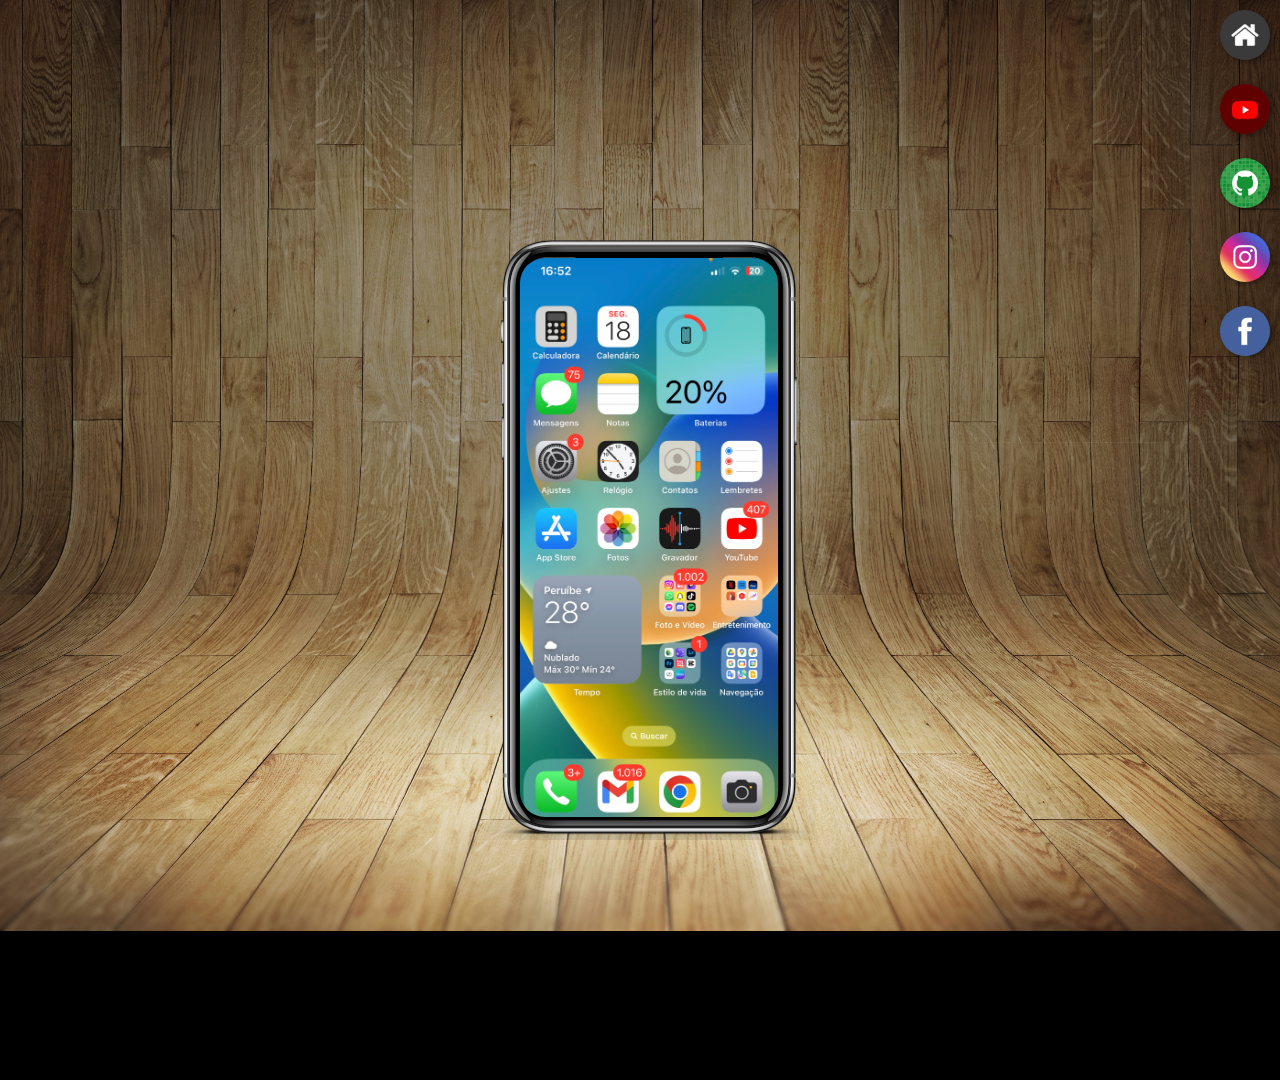
<file: index.html>
<!DOCTYPE html>
<html lang="pt-br">
<head>
    <meta charset="UTF-8">
    <meta name="viewport" content="width=device-width, initial-scale=1.0">
    <link rel="shortcut icon" href="favicon.ico" type="image/x-icon">
    <link rel="stylesheet" href="estilos/style.css">
    <title>Projeto Redes Sociais</title>
    
</head>
<body>
  <main>
    <section id="telefone">
       <iframe src="home.html" name="tela" id="tela" frameborder="0">
        Seu navegador não é compatível com isso.
       </iframe>
    </section>
    <section id="redes-sociais">
       <a href="home.html" target="tela"><img src="imagens/logo-home.jpg" alt="Home"></a><br>

       <a href="youtube.html" target="tela"><img src="imagens/logo-youtube.jpg" alt="Youtube"></a><br>
       <a href="github.html" target="tela"><img src="imagens/logo-github.jpg" alt="GitHub"></a><br>
       <a href="instagram.html" target="tela"><img src="imagens/logo-instagram.jpg" alt="Instagram"><br>
       <a href="facebook.html" target="tela"><img src="imagens/logo-facebook.jpg" alt="Facebook"><br>
       </a>
    </section>
  </main>
</body>
</html>
</file>
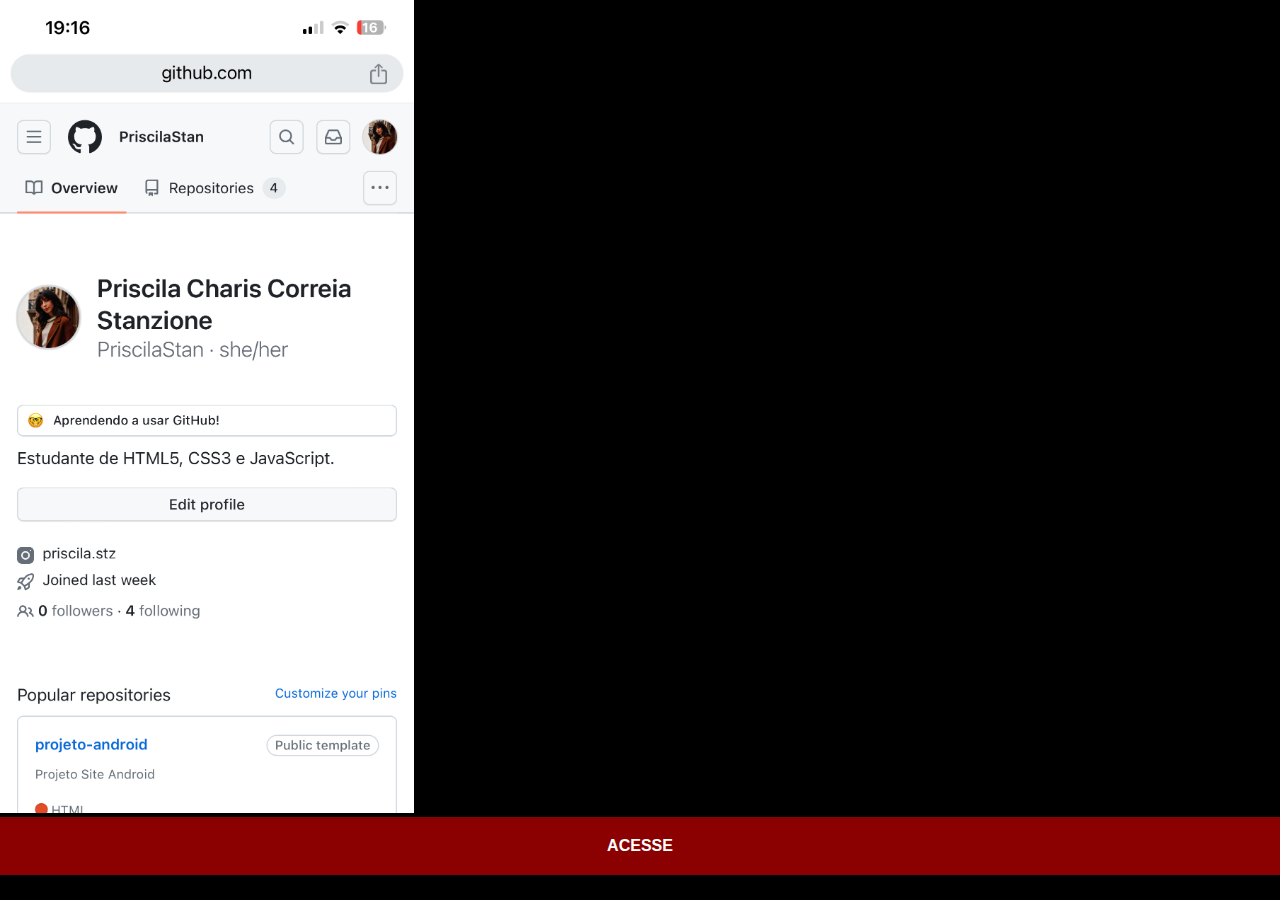
<file: github.html>
<!DOCTYPE html>
<html lang="pt-br">
<head>
    <meta charset="UTF-8">
    <meta name="viewport" content="width=device-width, initial-scale=1.0">
    <title>GitHub</title>
    <link rel="stylesheet" href="estilos/social.css">
</head>
<body>
    <img src="imagens/tela-github-1.png" alt="GitHub">
    <a href="https://github.com/PriscilaStan" target="_blank">ACESSE</a>
</body>
</html>
</file>
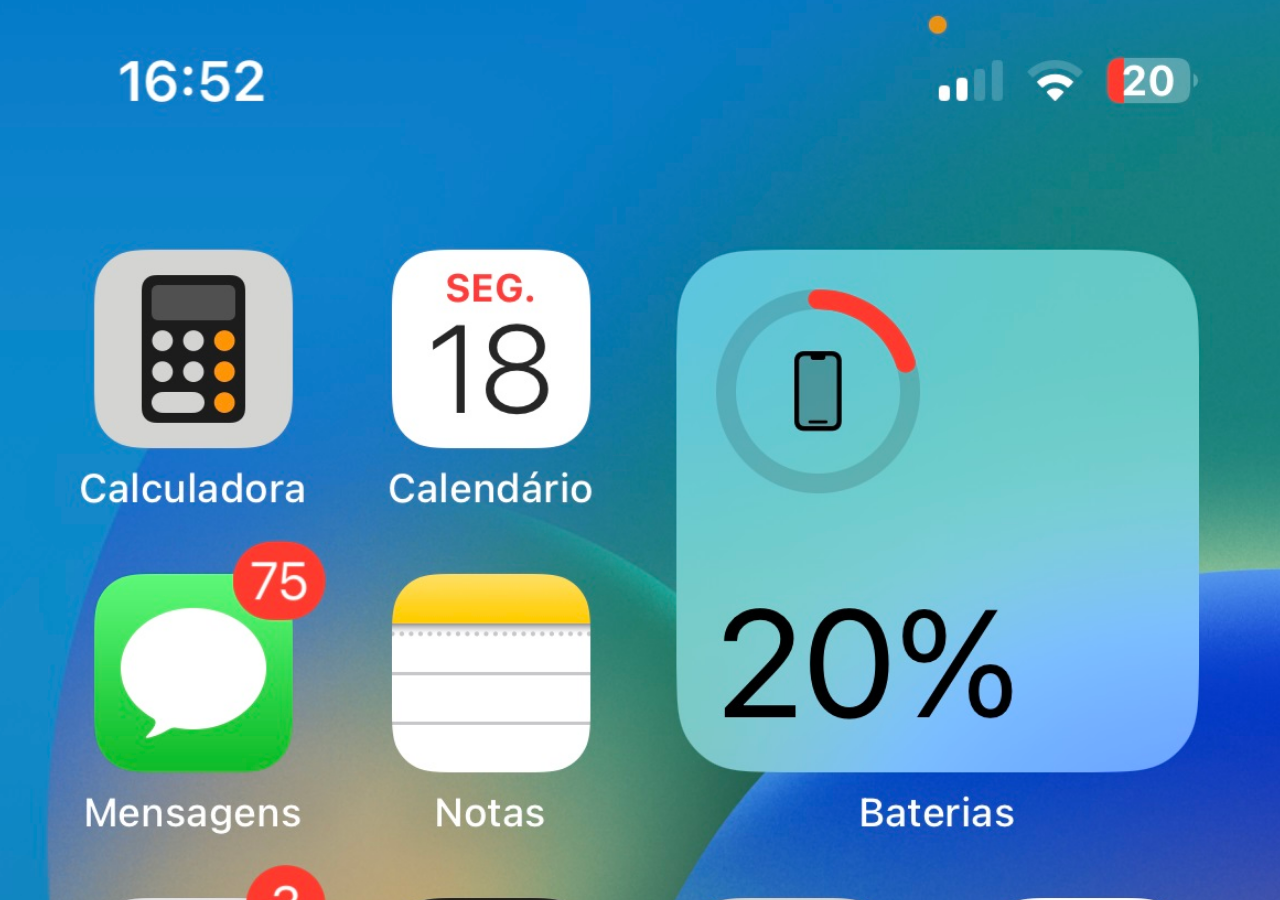
<file: home.html>
<!DOCTYPE html>
<html lang="pt-br">
<head>
    <meta charset="UTF-8">
    <meta name="viewport" content="width=device-width, initial-scale=1.0">
    <title>Home</title>
    <style>
        * {
            margin: -5px;
            padding: 0px;
        }

        body {
            
            width: 50vw;
            height: 10px;
            background: black url('imagens/tela-home-2.jpg') no-repeat top center;
            background-size: cover;
        }
        main {
            position: relative;
            height: 50vh;
        }
    </style>
</head>
<body>
    
</body>
</html>
</file>
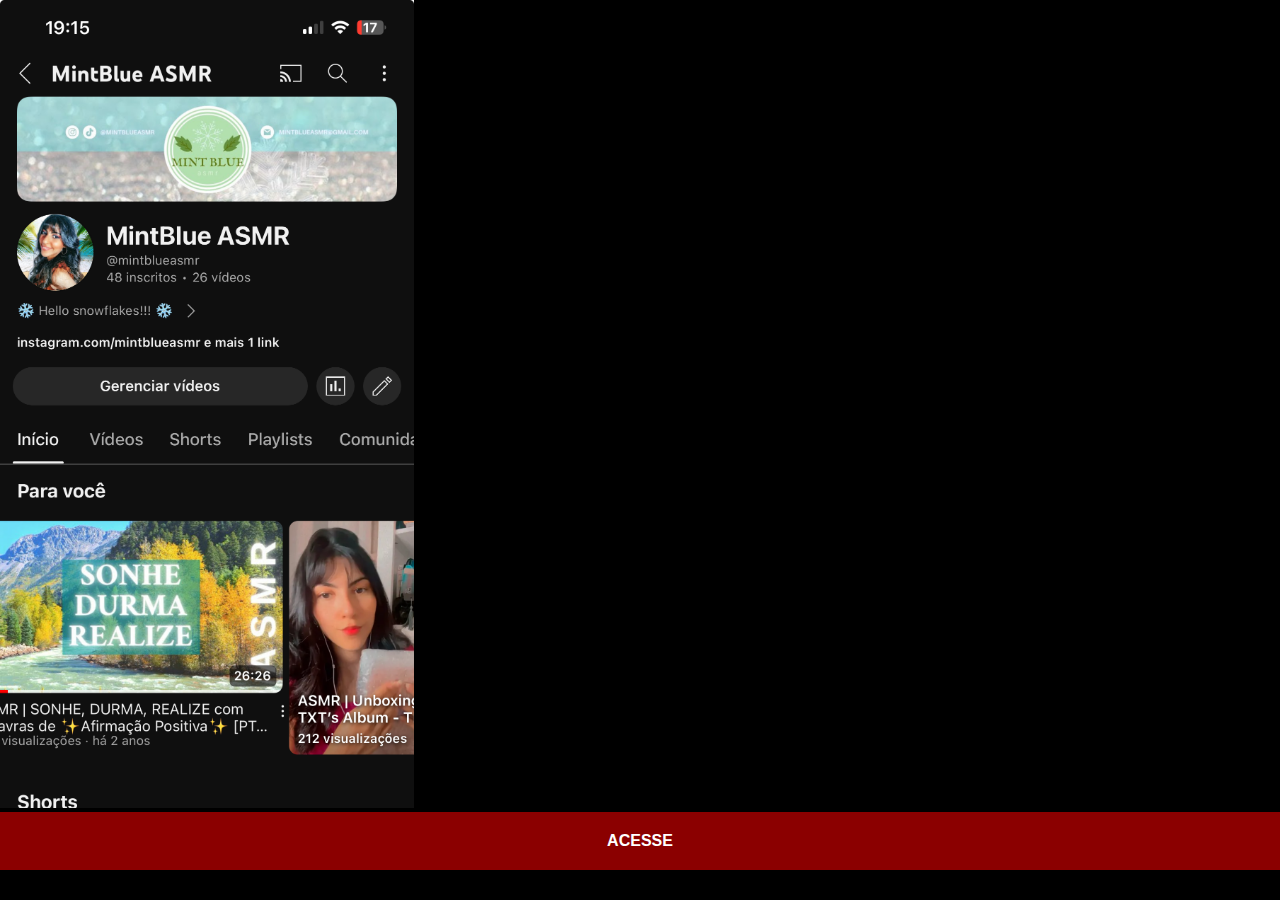
<file: youtube.html>
<!DOCTYPE html>
<html lang="pt-br">
<head>
    <meta charset="UTF-8">
    <meta name="viewport" content="width=device-width, initial-scale=1.0">
    <title>YouTube</title>
    <link rel="stylesheet" href="estilos/social.css">
    
</head>
<body>
    <img src="imagens/tela-youtube-1.png" alt="YouTube">
    <a href="https://www.youtube.com/@mintblueasmr" target="_blank">ACESSE</a>
</body>
</html>
</file>
<file: estilos/style.css>
@charsert "UTF-8";

* {
    margin: 0px;
    padding: 0px;
    font-family: Arial, Helvetica, sans-serif;
}

html, body {
    height: 120vh;
    width: 100vw;
    background-color: black;
    
}

body {
    background: url('../imagens/fundo-madeira.jpg') no-repeat top center;
    background-size: cover;
    background-attachment: fixed;
}

main {
    position: relative;
    height: 120vh;
}

section#telefone {
    position: absolute;
    top: 50%;
    left: 50%;
    transform: translate(-50%, -50%);
    
    height: 600px;
    width: 350px;
    background: url('../imagens/frame-iphone-2.png') no-repeat;
}

iframe#tela {
    position: relative;
    border-radius: 25px;
    top: 18px;
    left: 55px;
    width: 258px;
    height: 559px;
}

section#redes-sociais {
    text-align: right;
    
}

section#redes-sociais img {
    width: 50px;
    margin: 10px;
    border-radius: 50%;
    box-shadow:  2px 2px 5px rgba(0, 0, 0, 0.400);
    box-sizing: border-box;
}

section#redes-sociais img:hover {
    border: 2px solid rgba(255, 255, 255, 0.637);
    transform: translate(-3px, -3px);
    box-shadow: 5px 5px 10px rgba(0, 0, 0, 0.623);
    transition: transform 0.3s border .3s; 
}
</file>
<file: estilos/social.css>
@charset "UTF-8";

        * {
            margin: 0px;
            padding: 0px;
            font-family: Arial, Helvetica, sans-serif;
            background-color: black;
        }

        ::-webkit-scrollbar {
            width: 0px;
            height: 0px;
        }

        img {
            width: 46vh; 
          
        }

        a {
            display: block;
            background-color: darkred;
            color: white;
            padding: 20px;
            
            text-align: center;
            font-weight: bolder;
            text-decoration: none;
        }

        a:hover {
            background-color: red;
        }
</file>
